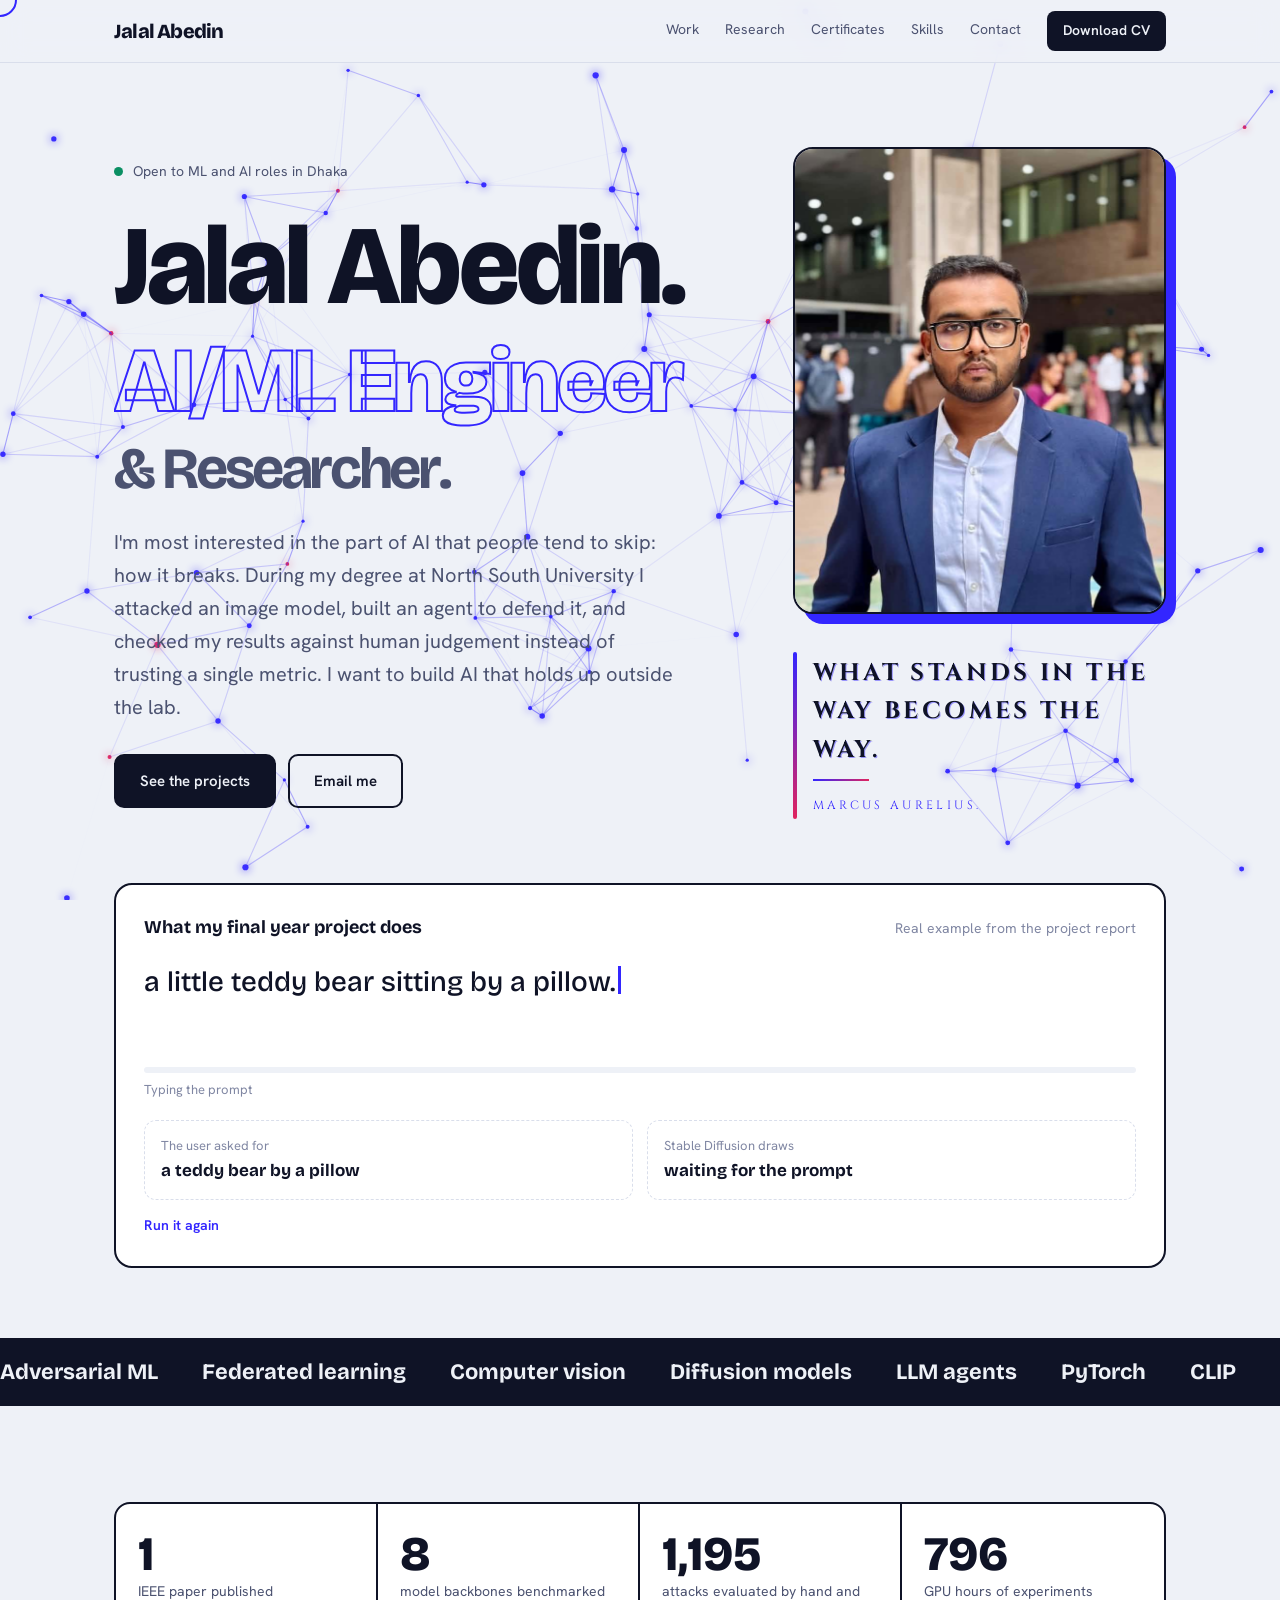
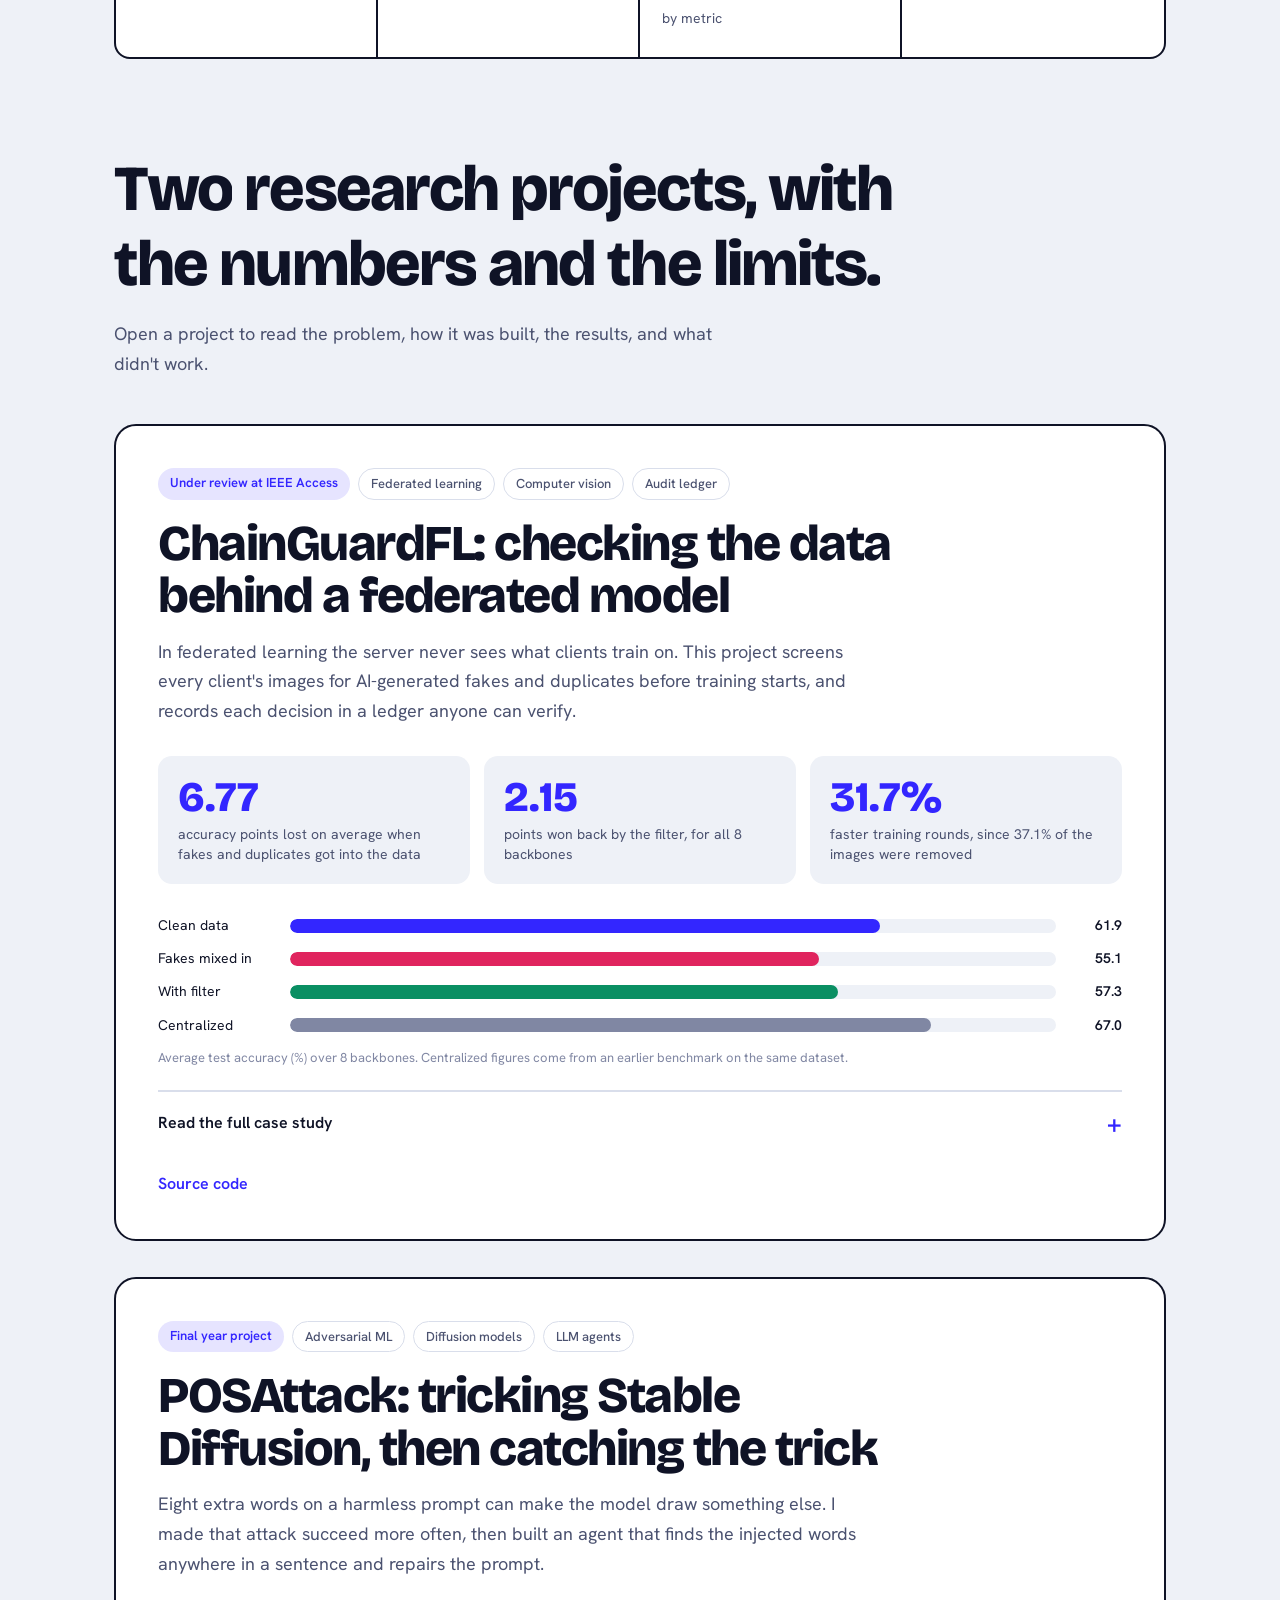
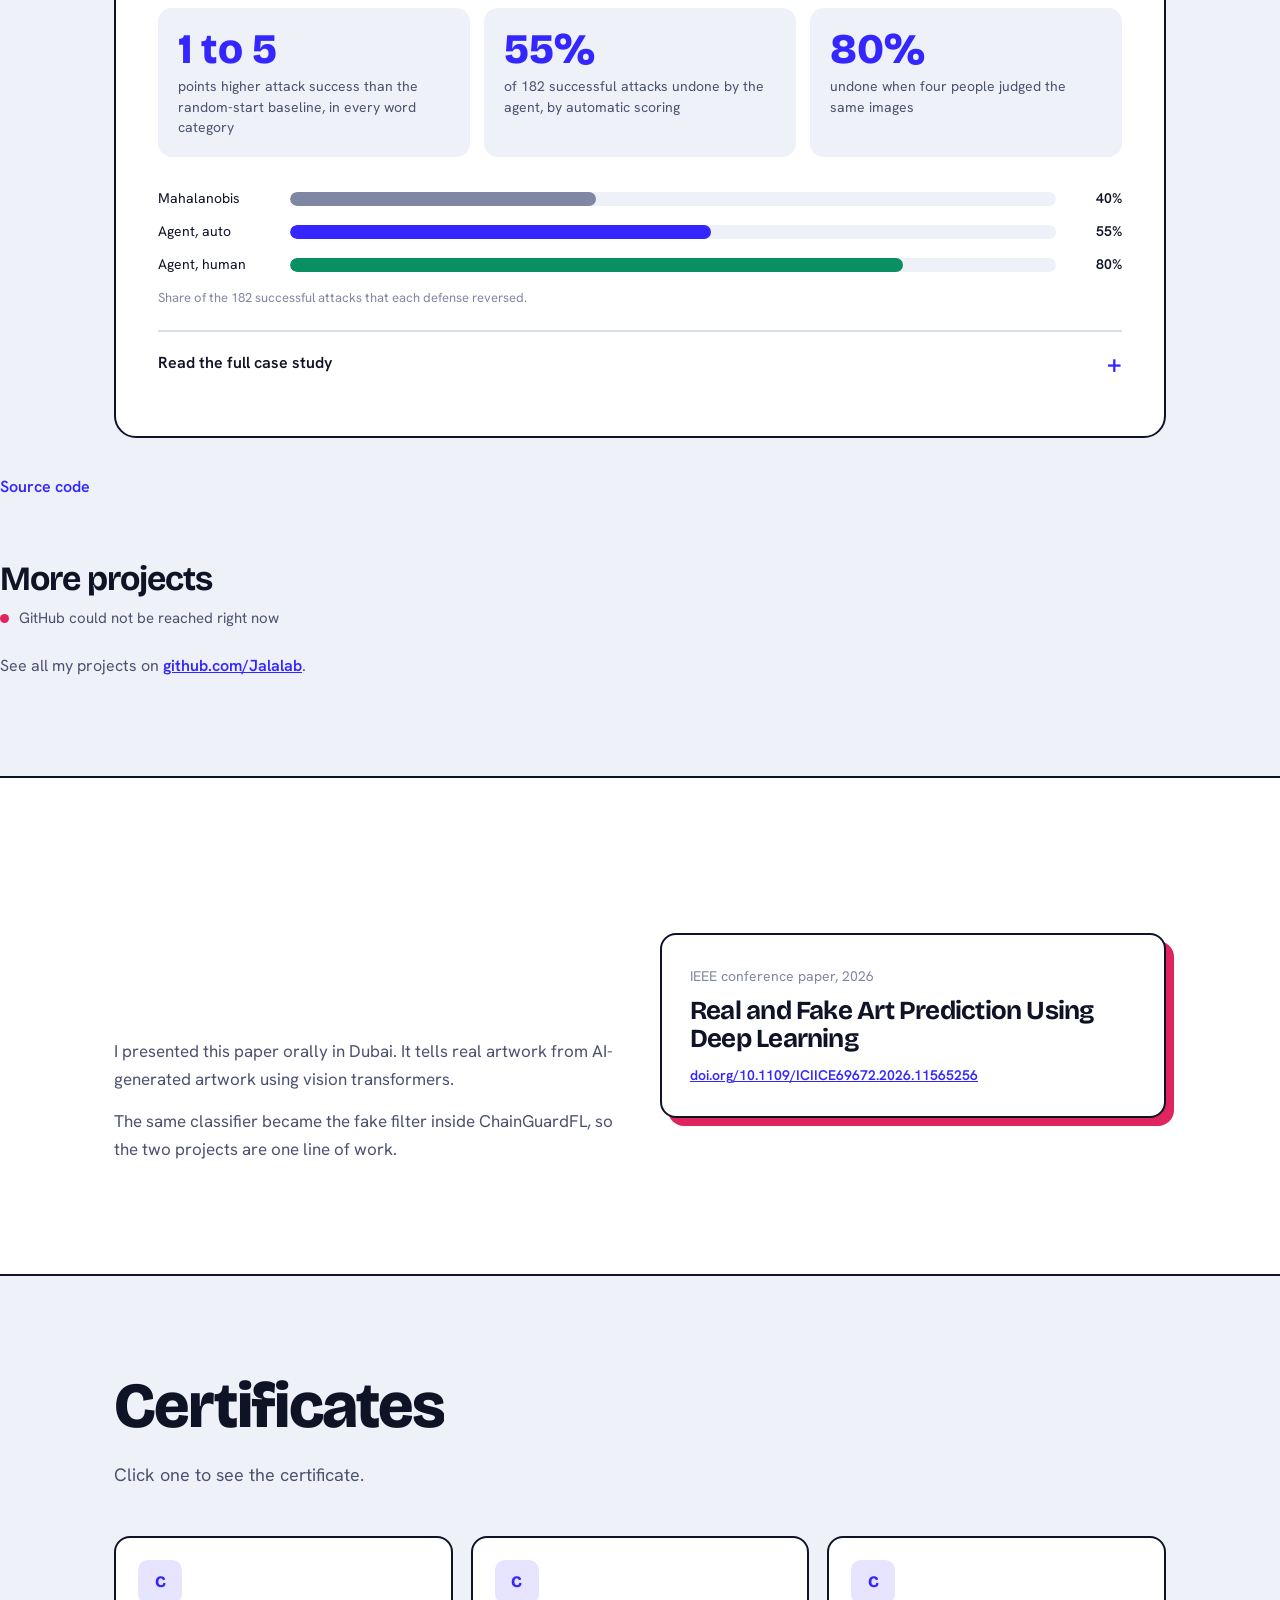
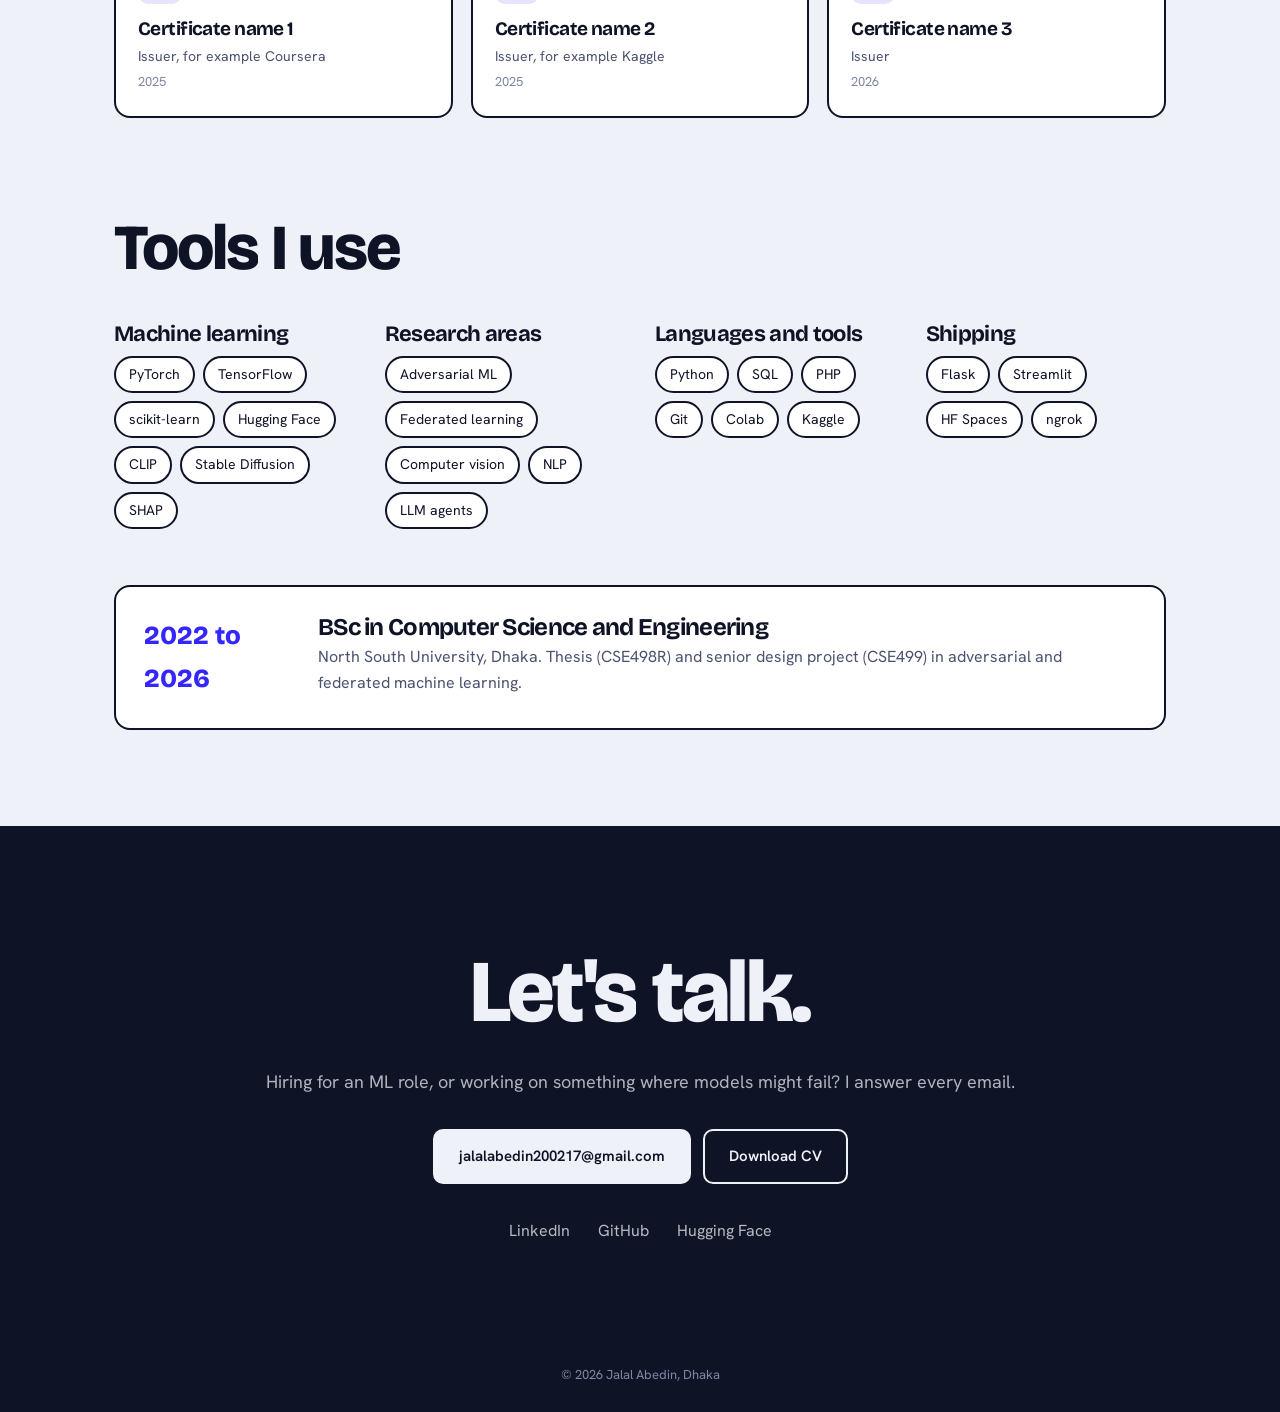
<file: index.html>
<!DOCTYPE html>
<html lang="en">
<head>
<meta charset="UTF-8"/>
<meta name="viewport" content="width=device-width, initial-scale=1"/>
<title>Jalal Abedin, Machine Learning Engineer</title>
<meta name="description" content="Machine learning engineer and researcher in Dhaka. Adversarial ML, federated learning, computer vision. IEEE published."/>
<meta property="og:title" content="Jalal Abedin, Machine Learning Engineer"/>
<meta property="og:description" content="Research on attacking and defending image models. IEEE published."/>
<link rel="preconnect" href="https://fonts.googleapis.com"/><link rel="preconnect" href="https://fonts.gstatic.com" crossorigin/>
<link href="https://fonts.googleapis.com/css2?family=Bricolage+Grotesque:opsz,wght@12..96,500;12..96,700;12..96,800&family=Hanken+Grotesk:wght@400;500;600&display=swap" rel="stylesheet"/>
<link href="https://fonts.googleapis.com/css2?family=Cinzel:wght@500;700&display=swap" rel="stylesheet"/>
<style>
:root{--bg:#eef1f7;--panel:#fff;--ink:#0f1326;--mid:#4b5270;--soft:#8087a3;--line:#d9deeb;--blue:#3326ff;--blue-soft:#e6e4ff;--hot:#e0245e;--good:#0a8f63}
@media(prefers-color-scheme:dark){:root{--bg:#0e1124;--panel:#161a33;--ink:#eef0fb;--mid:#a9aecb;--soft:#6f759a;--line:#262b50;--blue:#8a82ff;--blue-soft:#222654;--hot:#ff5c8a;--good:#43d6a0}}
*{box-sizing:border-box;margin:0;padding:0}
html{scroll-behavior:smooth}
body{font-family:'Hanken Grotesk',system-ui,sans-serif;background:var(--bg);color:var(--ink);line-height:1.65;-webkit-font-smoothing:antialiased}
a{color:inherit}img{max-width:100%;display:block}
:focus-visible{outline:3px solid var(--blue);outline-offset:3px;border-radius:4px}
.wrap{max-width:1100px;margin:0 auto;padding:0 24px}
h1,h2,h3,h4{font-family:'Bricolage Grotesque',sans-serif;line-height:1.05;letter-spacing:-.03em}
#bar{position:fixed;top:0;left:0;height:3px;width:0;background:var(--blue);z-index:99}

header{position:sticky;top:0;z-index:50;background:color-mix(in srgb,var(--bg) 88%,transparent);backdrop-filter:blur(14px);border-bottom:1px solid var(--line)}
header .wrap{display:flex;justify-content:space-between;align-items:center;height:62px}
.logo{font-family:'Bricolage Grotesque';font-weight:800;font-size:20px;text-decoration:none;letter-spacing:-.04em}
nav{display:flex;gap:26px;align-items:center}
nav a{font-size:14px;color:var(--mid);text-decoration:none}nav a:hover{color:var(--ink)}
nav a.cv{background:var(--ink);color:var(--bg);padding:8px 16px;border-radius:8px;font-weight:600}
@media(max-width:760px){nav a:not(.cv){display:none}}

/* HERO */
.hero{padding:84px 0 70px}
.hero-grid{display:grid;grid-template-columns:1.25fr .75fr;gap:56px;align-items:center}
@media(max-width:900px){.hero-grid{grid-template-columns:1fr}}
.status{display:inline-flex;gap:10px;align-items:center;font-size:14px;color:var(--mid);margin-bottom:22px}
.status i{width:9px;height:9px;border-radius:50%;background:var(--good);animation:pulse 2s infinite}
@keyframes pulse{0%{box-shadow:0 0 0 0 color-mix(in srgb,var(--good) 55%,transparent)}100%{box-shadow:0 0 0 12px transparent}}
h1{font-size:clamp(52px,9vw,112px);font-weight:800;margin-bottom:22px}
.intro{font-size:20px;color:var(--mid);max-width:560px;margin-bottom:30px}
.btns{display:flex;gap:12px;flex-wrap:wrap}
.btn{font-weight:600;font-size:15px;padding:13px 24px;border-radius:10px;text-decoration:none;border:2px solid var(--ink);transition:transform .15s,box-shadow .15s}
.btn:hover{transform:translate(-2px,-2px);box-shadow:4px 4px 0 var(--blue)}
.btn.f{background:var(--ink);color:var(--bg)}
.photo{aspect-ratio:4/5;border-radius:20px;overflow:hidden;background:var(--blue-soft);border:2px solid var(--ink);box-shadow:10px 10px 0 var(--blue)}
.photo img{width:100%;height:100%;object-fit:cover}
@media(max-width:900px){.photo{max-width:240px}}

/* THE DEMO */
.demo{margin-top:64px;background:var(--panel);border:2px solid var(--ink);border-radius:18px;padding:28px}
.demo-h{display:flex;justify-content:space-between;gap:16px;flex-wrap:wrap;align-items:baseline;margin-bottom:18px}
.demo-h b{font-family:'Bricolage Grotesque';font-size:18px}
.demo-h span{font-size:14px;color:var(--soft)}
.prompt{font-size:clamp(19px,2.6vw,28px);font-family:'Bricolage Grotesque';font-weight:500;line-height:1.5;min-height:3.2em}
.tok{display:inline-block;color:var(--hot);background:color-mix(in srgb,var(--hot) 12%,transparent);padding:0 8px;border-radius:6px;margin:0 3px;animation:pop .35s both}
@keyframes pop{from{transform:translateY(8px) scale(.9);opacity:0}}
.out{display:grid;grid-template-columns:1fr 1fr;gap:14px;margin-top:20px}
@media(max-width:600px){.out{grid-template-columns:1fr}}
.o{border:1px dashed var(--line);border-radius:12px;padding:14px 16px;font-size:15px;color:var(--mid);transition:.4s}
.o small{display:block;color:var(--soft);font-size:13px}
.o b{color:var(--ink);font-size:17px;font-family:'Bricolage Grotesque'}
.o.lit{border:2px solid var(--hot);background:color-mix(in srgb,var(--hot) 8%,transparent)}
.o.lit b{color:var(--hot)}
.replay{margin-top:16px;background:none;border:none;color:var(--blue);font:600 14px 'Hanken Grotesk';cursor:pointer;padding:0}

/* MARQUEE */
.marq{border-block:2px solid var(--ink);overflow:hidden;background:var(--ink);color:var(--bg);padding:14px 0}
.track{display:flex;gap:44px;width:max-content;animation:slide 32s linear infinite;font-family:'Bricolage Grotesque';font-weight:700;font-size:22px;white-space:nowrap}
.marq:hover .track{animation-play-state:paused}
@keyframes slide{to{transform:translateX(-50%)}}

section{padding:96px 0}
h2{font-size:clamp(36px,5.5vw,64px);font-weight:800;margin-bottom:14px;max-width:820px}
.sub{color:var(--mid);max-width:620px;font-size:18px;margin-bottom:46px}

/* STATS */
.stats{display:grid;grid-template-columns:repeat(4,1fr);gap:0;border:2px solid var(--ink);border-radius:16px;background:var(--panel);overflow:hidden}
@media(max-width:760px){.stats{grid-template-columns:repeat(2,1fr)}}
.st{padding:26px 22px;border-right:2px solid var(--ink)}.st:last-child{border-right:none}
@media(max-width:760px){.st:nth-child(2){border-right:none}.st:nth-child(-n+2){border-bottom:2px solid var(--ink)}}
.st b{display:block;font-family:'Bricolage Grotesque';font-size:48px;font-weight:800;line-height:1}
.st span{font-size:14px;color:var(--mid)}

/* CASES */
.case{background:var(--panel);border:2px solid var(--ink);border-radius:22px;padding:42px;margin-bottom:36px}
@media(max-width:600px){.case{padding:24px}}
.chips{display:flex;gap:8px;flex-wrap:wrap;margin-bottom:18px}
.chip{font-size:13px;font-weight:600;padding:4px 12px;border-radius:99px;background:var(--blue-soft);color:var(--blue)}
.chip.o{background:none;border:1px solid var(--line);color:var(--mid);font-weight:500}
.case h3{font-size:clamp(30px,4.4vw,50px);font-weight:800;margin-bottom:14px;max-width:760px}
.case>p{color:var(--mid);font-size:18px;max-width:700px;margin-bottom:30px}
.nums{display:grid;grid-template-columns:repeat(3,1fr);gap:14px;margin-bottom:30px}
@media(max-width:700px){.nums{grid-template-columns:1fr}}
.n{background:var(--bg);border-radius:14px;padding:20px}
.n b{display:block;font-family:'Bricolage Grotesque';font-size:42px;font-weight:800;color:var(--blue);line-height:1;margin-bottom:6px}
.n span{font-size:14px;color:var(--mid);line-height:1.45;display:block}
.bars{margin:8px 0 6px}
.br{display:grid;grid-template-columns:120px 1fr 54px;gap:12px;align-items:center;margin-bottom:10px;font-size:14px}
.br div{height:14px;background:var(--bg);border-radius:7px;overflow:hidden}
.br i{display:block;height:100%;width:var(--w);border-radius:7px;background:var(--blue);transform:scaleX(0);transform-origin:left;transition:transform 1.1s cubic-bezier(.2,.8,.2,1)}
.go .br i{transform:scaleX(1)}
.br i.bad{background:var(--hot)}.br i.ref{background:var(--soft)}.br i.ok{background:var(--good)}
.br em{font-style:normal;text-align:right;font-weight:600}
details{border-top:2px solid var(--line);margin-top:22px}
summary{cursor:pointer;list-style:none;padding:18px 0;font-weight:600;font-size:16px;display:flex;justify-content:space-between}
summary::-webkit-details-marker{display:none}
summary::after{content:'+';font-size:26px;line-height:1;color:var(--blue);transition:transform .25s}
details[open] summary::after{transform:rotate(45deg)}
.d{display:grid;gap:28px;padding:6px 0 8px;animation:open .4s}
@keyframes open{from{opacity:0;transform:translateY(-8px)}}
.d h5{font-family:'Bricolage Grotesque';font-size:20px;margin-bottom:6px;letter-spacing:-.02em}
.d p,.d li{color:var(--mid);font-size:16px}.d ul{padding-left:20px}.d li{margin-bottom:6px}.d strong{color:var(--ink)}
.tw{overflow-x:auto;border:2px solid var(--line);border-radius:12px}
table{width:100%;border-collapse:collapse;font-size:14px;min-width:480px}
th,td{padding:10px 14px;text-align:right;border-bottom:1px solid var(--line)}
th:first-child,td:first-child{text-align:left}th{color:var(--soft);font-weight:600}
tr:last-child td{border:none;font-weight:700}td.g{color:var(--good);font-weight:600}
.note{border-left:4px solid var(--hot);background:color-mix(in srgb,var(--hot) 8%,transparent);padding:16px 20px;border-radius:0 12px 12px 0;color:var(--mid);font-size:15px}
.note strong{color:var(--ink)}
.lk{margin-top:16px;display:flex;gap:20px;flex-wrap:wrap}
.lk a{font-weight:600;color:var(--blue);text-decoration:none}.lk a:hover{text-decoration:underline}

.pg{display:grid;grid-template-columns:repeat(auto-fit,minmax(240px,1fr));gap:18px}
.pc{background:var(--panel);border:2px solid var(--ink);border-radius:16px;padding:24px;text-decoration:none;display:flex;flex-direction:column;transition:transform .2s,box-shadow .2s}
.pc:hover{transform:translate(-3px,-3px);box-shadow:6px 6px 0 var(--blue)}
.pc h4{font-size:24px;margin:12px 0 8px;font-weight:700}.pc p{color:var(--mid);font-size:15px;flex:1}

/* PAPER */
.paper{display:grid;grid-template-columns:1fr 1fr;gap:40px;align-items:center}
@media(max-width:800px){.paper{grid-template-columns:1fr}}
.paper p{color:var(--mid);margin-bottom:14px;font-size:17px}
.pcard{background:var(--panel);border:2px solid var(--ink);border-radius:16px;padding:28px;box-shadow:8px 8px 0 var(--hot)}
.pcard small{color:var(--soft);font-size:14px}
.pcard h4{font-size:26px;margin:8px 0 10px;font-weight:700}
.pcard a{color:var(--blue);font-weight:600;font-size:14px;word-break:break-all}

/* CERTS */
.certs{display:grid;grid-template-columns:repeat(auto-fill,minmax(250px,1fr));gap:18px}
.cert{background:var(--panel);border:2px solid var(--ink);border-radius:16px;padding:22px;cursor:pointer;text-align:left;font:inherit;color:inherit;transition:transform .2s,box-shadow .2s}
.cert:hover{transform:rotate(-1.2deg) translateY(-4px);box-shadow:6px 6px 0 var(--blue)}
.cert .ic{width:44px;height:44px;border-radius:10px;background:var(--blue-soft);color:var(--blue);display:grid;place-items:center;font-family:'Bricolage Grotesque';font-weight:800;margin-bottom:14px}
.cert h4{font-size:19px;font-weight:700;margin-bottom:4px;line-height:1.2}
.cert p{font-size:14px;color:var(--mid)}
.cert span{font-size:13px;color:var(--soft)}
#modal{position:fixed;inset:0;background:rgba(8,10,25,.75);display:none;place-items:center;z-index:200;padding:20px}
#modal.on{display:grid;animation:fade .25s}
@keyframes fade{from{opacity:0}}
#modal .box{background:var(--panel);border-radius:16px;max-width:820px;width:100%;padding:18px;border:2px solid var(--ink)}
#modal img{border-radius:10px;max-height:70vh;margin:0 auto}
#modal .top{display:flex;justify-content:space-between;align-items:center;margin-bottom:12px;font-weight:600}
#modal button{background:var(--ink);color:var(--bg);border:none;border-radius:8px;padding:7px 14px;font:600 14px 'Hanken Grotesk';cursor:pointer}

/* SKILLS / EDU */
.sk{display:grid;grid-template-columns:repeat(auto-fit,minmax(240px,1fr));gap:30px}
.sk h4{font-size:22px;margin-bottom:10px;font-weight:700}
.sk div div{display:flex;flex-wrap:wrap;gap:8px}
.sk span{font-size:14px;padding:5px 13px;border:2px solid var(--ink);border-radius:99px;background:var(--panel);transition:.15s}
.sk span:hover{background:var(--blue);color:#fff;border-color:var(--blue)}
.edu{margin-top:56px;background:var(--panel);border:2px solid var(--ink);border-radius:16px;padding:28px;display:grid;grid-template-columns:150px 1fr;gap:24px}
@media(max-width:600px){.edu{grid-template-columns:1fr;gap:6px}}
.edu .y{font-family:'Bricolage Grotesque';font-size:26px;font-weight:800;color:var(--blue)}
.edu h4{font-size:24px;margin-bottom:4px}.edu p{color:var(--mid)}

/* CONTACT */
.contact{background:var(--ink);color:var(--bg);text-align:center;padding:120px 0}
.contact h2{margin:0 auto 18px;font-size:clamp(40px,7vw,88px)}
.contact p{color:color-mix(in srgb,var(--bg) 72%,transparent);margin-bottom:32px;font-size:18px}
.contact .btn{border-color:var(--bg);color:var(--bg)}.contact .btn.f{background:var(--bg);color:var(--ink)}
.contact .btn:hover{box-shadow:4px 4px 0 var(--hot)}
.so{display:flex;justify-content:center;gap:28px;margin-top:34px;flex-wrap:wrap}
.so a{color:var(--bg);opacity:.75;text-decoration:none}.so a:hover{opacity:1}
footer{background:var(--ink);color:var(--soft);padding:0 0 26px;text-align:center;font-size:13px}

.rv{opacity:0;transform:translateY(20px);transition:opacity .6s,transform .6s}.rv.in{opacity:1;transform:none}
/* ===== NEW: animations ===== */
.hero{position:relative;overflow:hidden}
#net{position:absolute;inset:0;width:100%;height:100%;z-index:0}
.hero .wrap{position:relative;z-index:2}
h1 .ln{display:block;overflow:hidden;padding:.04em 0 .1em;line-height:1}
h1 .l3{font-size:.52em;color:var(--mid);font-weight:700}
h1 .ch{display:inline-block;animation:chIn .9s cubic-bezier(.2,.8,.2,1) backwards;animation-delay:calc(var(--i)*45ms)}
h1 .l2 .ch{color:transparent;-webkit-text-stroke:2px var(--blue);animation:chIn .9s cubic-bezier(.2,.8,.2,1) backwards,flash 1.8s ease-in-out 1;animation-delay:calc(var(--i)*45ms),calc(1.4s + var(--i)*80ms)}
@keyframes chIn{from{transform:translateY(110%) rotate(6deg);opacity:0}}
@keyframes flash{0%,100%{color:transparent}50%{color:var(--blue)}}
.photo{animation:float 6s ease-in-out infinite}
@keyframes float{50%{transform:translateY(-12px)}}
nav a:not(.cv){background:linear-gradient(var(--blue),var(--blue)) 0 100%/0 2px no-repeat;padding-bottom:3px;transition:background-size .3s,color .2s}
nav a:not(.cv):hover{background-size:100% 2px}
.case{transition:box-shadow .3s,transform .3s}
.case:hover{box-shadow:10px 10px 0 var(--blue)}
#cur{position:fixed;left:0;top:0;width:34px;height:34px;border:2px solid var(--blue);border-radius:50%;pointer-events:none;z-index:300;display:none;transition:width .25s,height .25s,background .25s}
@media(hover:hover) and (pointer:fine){#cur{display:block}}
#cur.big{width:64px;height:64px;background:color-mix(in srgb,var(--blue) 15%,transparent)}
.w{display:inline-block;overflow:hidden;vertical-align:top;padding-bottom:.12em}
.w>span{display:inline-block;transform:translateY(105%);transition:transform .8s cubic-bezier(.2,.8,.2,1);transition-delay:calc(var(--i)*70ms)}
h2.in .w>span{transform:none}
.stag:not(.in)>*{opacity:0}
.stag.in>*{animation:rise .7s cubic-bezier(.2,.8,.2,1) backwards;animation-delay:calc(var(--d,0)*90ms)}
@keyframes rise{from{opacity:0;transform:translateY(30px) scale(.95)}}
.stag>*:nth-child(2){--d:1}.stag>*:nth-child(3){--d:2}.stag>*:nth-child(4){--d:3}.stag>*:nth-child(5){--d:4}.stag>*:nth-child(6){--d:5}.stag>*:nth-child(7){--d:6}.stag>*:nth-child(8){--d:7}
.ghs{display:flex;gap:10px;align-items:center;color:var(--mid);font-size:15px;margin-bottom:22px}
.ghd{width:9px;height:9px;border-radius:50%;background:var(--good);animation:pulse 2s infinite}
.ghd.err{background:var(--hot);animation:none}
.shim{height:190px;border:2px solid var(--line);border-radius:16px;background:linear-gradient(90deg,var(--panel) 25%,var(--bg) 50%,var(--panel) 75%);background-size:300% 100%;animation:shim 1.4s infinite}
@keyframes shim{to{background-position:-300% 0}}
.meta{font-size:13px;color:var(--soft);margin-top:8px}
/* ===== demo loop + ledger ===== */
.caret::after{content:'';display:inline-block;width:3px;height:1em;background:var(--blue);margin-left:3px;vertical-align:-.12em;animation:blink 1s steps(1) infinite}
@keyframes blink{50%{opacity:0}}
.prompt{transition:opacity .5s}.prompt.fade{opacity:0}
.sbar{height:6px;background:var(--bg);border-radius:4px;overflow:hidden;margin-top:16px}
.sbar i{display:block;height:100%;width:0;background:var(--hot);transition:width .3s}
.sl{font-size:13px;color:var(--soft);margin-top:6px;min-height:1.4em}
.o.hit{animation:shake .5s}
@keyframes shake{20%{transform:translateX(-7px)}40%{transform:translateX(7px)}60%{transform:translateX(-4px)}80%{transform:translateX(4px)}}
.chain{display:flex;overflow-x:auto;padding:12px 4px 18px;align-items:stretch}
.blk{flex:0 0 190px;border:2px solid var(--ink);border-radius:12px;padding:12px;background:var(--bg);font-size:13px;color:var(--mid);transition:border-color .3s,background .3s}
.blk b{display:block;font-family:'Bricolage Grotesque';font-size:16px;color:var(--ink);margin-bottom:4px}
.blk .lbl{color:var(--soft);font-size:12px;margin-top:8px}
.blk code{display:block;font-family:ui-monospace,Consolas,monospace;font-size:12px;color:var(--blue);word-break:break-all}
.blk.bad{border-color:var(--hot);background:color-mix(in srgb,var(--hot) 10%,transparent)}
.blk.bad code{color:var(--hot)}
.blk.pulse{animation:bp .7s}
@keyframes bp{40%{transform:translateY(-8px);box-shadow:0 8px 0 var(--blue)}}
.lnk{flex:0 0 28px;align-self:center;height:4px;background:var(--blue);transition:background .3s}
.lnk.bad{background:var(--hot)}
.cstat{font-weight:600;margin:6px 0 14px}
.cb{display:flex;gap:12px;flex-wrap:wrap}
.cb button{background:var(--panel);color:var(--ink);cursor:pointer;font-family:inherit}
/* ===== fix: keep text inside the card ===== */
.d{grid-template-columns:minmax(0,1fr)}
.d>div{min-width:0}
.chain{max-width:100%}
.flow{display:flex;gap:12px;flex-wrap:wrap;margin-top:14px}
.fs{flex:1 1 160px;border:2px solid var(--line);border-radius:12px;padding:14px;font-size:13px;color:var(--mid);line-height:1.5;animation:fstep 8s ease-in-out infinite}
.fs b{display:block;font-family:'Bricolage Grotesque';font-size:17px;color:var(--ink);margin-bottom:4px}
.fs:nth-child(2){animation-delay:2s}.fs:nth-child(3){animation-delay:4s}.fs:nth-child(4){animation-delay:6s}
@keyframes fstep{0%,22%{border-color:var(--blue);background:var(--blue-soft);transform:translateY(-5px)}30%,100%{border-color:var(--line);background:transparent;transform:none}}
/* ===== ML Engineer: endless wave ===== */
h1 .l2 .ch{
  animation:chIn .9s cubic-bezier(.2,.8,.2,1) backwards, wave 5.2s ease-in-out infinite;
  animation-delay:calc(var(--i)*45ms), calc(1.4s + var(--i)*90ms);
}
@keyframes wave{
  0%,100%{color:transparent;transform:translateY(0)}
  12%{color:var(--blue);transform:translateY(-8px)}
  26%{color:transparent;transform:translateY(0)}
}
/* ===== full-page network ===== */
#net{position:fixed;left:0;top:0;width:100vw;height:100vh;z-index:-1;pointer-events:none}
.hero{overflow:visible}
#paper{background:color-mix(in srgb,var(--panel) 72%,transparent)}
/* ===== quote: no box, under the photo ===== */
.side{display:flex;flex-direction:column}
.qt,.qt:hover{border:none;border-radius:0;background:none;box-shadow:none;max-width:none;margin:38px 0 0;padding:2px 0 2px 20px;position:relative}
.qt::before{content:'';position:absolute;left:0;top:0;width:4px;height:100%;background:linear-gradient(var(--blue),var(--hot));border-radius:4px;transform-origin:top;animation:qline 1.2s cubic-bezier(.2,.8,.2,1) .6s backwards}
@keyframes qline{from{transform:scaleY(0)}}
.qt p{text-align:left;color:var(--ink);font-size:clamp(17px,1.7vw,22px);letter-spacing:.06em;line-height:1.45;margin-bottom:10px}
.qt p .lt{text-shadow:none}
@keyframes glint{0%,14%,100%{color:var(--ink);transform:none}7%{color:var(--hot);transform:translateY(-3px) scale(1.1)}}
.qt cite{text-align:left;font-size:12px;letter-spacing:.2em;color:var(--blue)}
/* ===== quote: Roman letters, forced ===== */
.qt p{font-family:'Cinzel','Trajan Pro','Times New Roman',serif !important;font-weight:700 !important;text-transform:uppercase !important;font-style:normal !important;letter-spacing:.14em !important;font-size:clamp(17px,1.9vw,24px) !important;line-height:1.6 !important;color:var(--ink)}
.qt p .lt{font-family:inherit;font-style:normal;text-shadow:1px 1px 0 color-mix(in srgb,var(--blue) 45%,transparent),-1px -1px 0 color-mix(in srgb,#fff 22%,transparent)}
.qt cite{font-family:'Cinzel','Times New Roman',serif !important;font-style:normal !important;text-transform:uppercase !important;letter-spacing:.28em !important;font-size:12px !important;color:var(--blue) !important}
.qt cite::before{content:'';display:block;width:56px;height:2px;margin-bottom:10px;background:linear-gradient(90deg,var(--blue),var(--hot))}
/* ===== view counter, top right ===== */
.views{display:inline-flex;align-items:center;gap:8px;font-size:13px;color:var(--mid);border:2px solid var(--ink);background:var(--panel);padding:5px 12px;border-radius:99px;white-space:nowrap}
.views[hidden]{display:none}
.views i{width:8px;height:8px;border-radius:50%;background:var(--good);animation:pulse 2s infinite}
.views span{font-family:'Bricolage Grotesque';font-weight:800;font-size:15px;color:var(--ink)}
@media(max-width:760px){nav{gap:10px}.views{padding:4px 9px;font-size:12px}}
/* ===== match line 2 width to the name ===== */
h1 .ln{white-space:nowrap}
@media(prefers-reduced-motion:reduce){*{animation:none!important;transition:none!important}.rv{opacity:1;transform:none}.br i{transform:scaleX(1)}html{scroll-behavior:auto}}
</style>
</head>
<body>
<div id="cur"></div>
<canvas id="net"></canvas>
<header><div class="wrap">
  <a class="logo" href="#top">Jalal Abedin</a>
  <nav><a href="#work">Work</a><a href="#paper">Research</a><a href="#certs">Certificates</a><a href="#skills">Skills</a><a href="#contact">Contact</a><a class="cv" href="assets/Jalal_Abedin_CV.pdf" target="_blank" rel="noopener">Download CV</a><div class="views" id="views" hidden><i></i><span id="vn">0</span> views</div></nav>
</div></header>

<main id="top">
<div class="hero"><div class="wrap">
  <div class="hero-grid">
    <div>
      <div class="status"><i></i>Open to ML and AI roles in Dhaka</div>
      <h1 id="hname" aria-label="Jalal Abedin, AI/ML Engineer and Researcher"><span class="ln l1">Jalal Abedin.</span><span class="ln l2">AI/ML Engineer</span><span class="ln l3">&amp; Researcher.</span></h1>
     <p class="intro">I'm most interested in the part of AI that people tend to skip: how it breaks. During my degree at North South University I attacked an image model, built an agent to defend it, and checked my results against human judgement instead of trusting a single metric. I want to build AI that holds up outside the lab.</p>
      
      <div class="btns"><a class="btn f" href="#work">See the projects</a><a class="btn" href="mailto:jalalabedin200217@gmail.com">Email me</a></div>
    </div>
    <div class="side">
      <div class="photo"><img src="photo.jpg" alt="Jalal Abedin" onerror="this.style.display='none'"/></div>
         <blockquote class="qt" aria-label="What stands in the way becomes the way. Marcus Aurelius"><p id="qtext" aria-hidden="true">What stands in the way becomes the way.</p><cite>Marcus Aurelius.</cite></blockquote>
</div>
  </div>

  <div class="demo" aria-label="Demo of an adversarial prompt attack">
    <div class="demo-h"><b>What my final year project does</b><span>Real example from the project report</span></div>
    <div class="prompt" id="prompt" aria-live="polite"></div>
    <div class="sbar"><i id="sb"></i></div><div class="sl" id="sl"></div>
    <div class="out">
      <div class="o" id="o1"><small>The user asked for</small><b>a teddy bear by a pillow</b></div>
      <div class="o" id="o2"><small>Stable Diffusion draws</small><b id="o2t">waiting for the prompt</b></div>
    </div>
    <button class="replay" id="replay">Run it again</button>
  </div>
</div></div>

<div class="marq" aria-hidden="true"><div class="track" id="track"></div></div>

<section style="padding-bottom:0"><div class="wrap">
  <div class="stats rv">
    <div class="st"><b data-n="1">0</b><span>IEEE paper published</span></div>
    <div class="st"><b data-n="8">0</b><span>model backbones benchmarked</span></div>
    <div class="st"><b data-n="1200">0</b><span>attacks evaluated by hand and by metric</span></div>
    <div class="st"><b data-n="800">0</b><span>GPU hours of experiments</span></div>
  </div>
</div></section>

<section id="work"><div class="wrap">
  <h2 class="rv">Two research projects, with the numbers and the limits.</h2>
  <p class="sub rv">Open a project to read the problem, how it was built, the results, and what didn't work.</p>

  <article class="case rv" id="c1">
    <div class="chips"><span class="chip">Under review at IEEE Access</span><span class="chip o">Federated learning</span><span class="chip o">Computer vision</span><span class="chip o">Audit ledger</span></div>
    <h3>ChainGuardFL: checking the data behind a federated model</h3>
    <p>In federated learning the server never sees what clients train on. This project screens every client's images for AI-generated fakes and duplicates before training starts, and records each decision in a ledger anyone can verify.</p>
    <div class="nums">
      <div class="n"><b>6.77</b><span>accuracy points lost on average when fakes and duplicates got into the data</span></div>
      <div class="n"><b>2.15</b><span>points won back by the filter, for all 8 backbones</span></div>
      <div class="n"><b>31.7%</b><span>faster training rounds, since 37.1% of the images were removed</span></div>
    </div>
    <div class="bars">
      <div class="br"><span>Clean data</span><div><i style="--w:77%"></i></div><em>61.9</em></div>
      <div class="br"><span>Fakes mixed in</span><div><i class="bad" style="--w:69%"></i></div><em>55.1</em></div>
      <div class="br"><span>With filter</span><div><i class="ok" style="--w:71.5%"></i></div><em>57.3</em></div>
      <div class="br"><span>Centralized</span><div><i class="ref" style="--w:83.7%"></i></div><em>67.0</em></div>
    </div>
    <p style="font-size:13px;color:var(--soft);margin:0">Average test accuracy (%) over 8 backbones. Centralized figures come from an earlier benchmark on the same dataset.</p>
    <details><summary>Read the full case study</summary><div class="d">
      <div><h5>The problem</h5><p>FedAvg assumes every image a client holds is real. Two things break that. A client's data can contain <strong>AI-generated artwork</strong>, by accident or on purpose. And the <strong>same painting</strong> can arrive through several clients at different sizes or formats, which quietly gives it extra weight. Afterwards, nobody but the server operator can check what was accepted or rejected.</p></div>
      <div><h5>How it works</h5><ul>
        <li><strong>Fake filter.</strong> A DaViT-Base real versus fake classifier scores each training image once, before round 1. Anything scoring above 0.5 is dropped.</li>
        <li><strong>Duplicate registry.</strong> Each image is converted to RGB, resized to 256 by 256 and hashed with SHA-256. The same artwork gives the same hash in any file format, so copies from other clients are rejected.</li>
        <li><strong>Training.</strong> 10 clients with uneven class splits (Dirichlet 0.5), 50 rounds of standard FedAvg on the verified data.</li>
        <li><strong>Ledger.</strong> Every verdict, update hash and global model hash goes into a SHA-256 chain, so editing an old record breaks every later one.</li></ul>
        <p style="margin-top:8px">It adds a step in front of FedAvg and leaves the aggregation rule alone, so the checking cost is paid once instead of every round.</p></div>
      <div><h5>Results for each backbone (test accuracy, %)</h5><div class="tw"><table>
        <thead><tr><th>Backbone</th><th>Clean</th><th>Fakes mixed</th><th>Filtered</th><th>Recovered</th></tr></thead><tbody>
        <tr><td>Inception-ResNet-V2</td><td>54.40</td><td>47.16</td><td>50.88</td><td class="g">+3.72</td></tr>
        <tr><td>ResNet-101</td><td>56.36</td><td>53.23</td><td>54.03</td><td class="g">+0.80</td></tr>
        <tr><td>ViT-B/16</td><td>62.82</td><td>55.77</td><td>56.56</td><td class="g">+0.79</td></tr>
        <tr><td>MaxViT-tiny</td><td>59.69</td><td>55.19</td><td>56.56</td><td class="g">+1.37</td></tr>
        <tr><td>MViTv2-tiny</td><td>65.17</td><td>59.30</td><td>61.64</td><td class="g">+2.34</td></tr>
        <tr><td>FocalNet-tiny</td><td>65.95</td><td>55.58</td><td>58.32</td><td class="g">+2.74</td></tr>
        <tr><td>DaViT-base</td><td>66.54</td><td>56.67</td><td>58.71</td><td class="g">+2.04</td></tr>
        <tr><td>RepViT-m3</td><td>63.99</td><td>57.84</td><td>61.27</td><td class="g">+3.43</td></tr>
        <tr><td>Average</td><td>61.86</td><td>55.09</td><td>57.25</td><td class="g">+2.15</td></tr></tbody></table></div>
        <p style="margin-top:12px">The ordering fakes mixed, then filtered, then clean, then centralized held for every backbone. A model's centralized rank did not predict its federated rank: RepViT-m3 was fourth centrally and second after filtering.</p></div>
      <div><h5>How good is the filter?</h5><p>On 7,575 training images it caught 1,965 of 2,407 fakes (81.6% recall) with 70.0% precision, and wrongly removed 843 real images.</p></div>
      <div class="note"><strong>What the numbers really say.</strong> The filter recovers about a third of the damage. The 9.73 point gap to centralized training is roughly 5.11 from federated training itself and 4.62 from fakes that got through. Part of the speed gain is simply less data.</div>
      <div><h5>Limitations</h5><ul>
        <li>The filter runs once, so a weakness against a new image generator affects the whole run.</li>
        <li>The ledger is a hash chain inside one process. It shows tampering but has no multi-node consensus.</li>
        <li>Only pixel-identical copies are caught, not two photos of the same painting.</li>
        <li>It checks data, not weight updates, so a poisoned update would pass.</li>
        <li>Everything was tested at a single heterogeneity setting.</li></ul></div>
      <div><h5>The audit ledger</h5>
<p>Every integrity decision is written to a SHA-256 hash chain, so the whole training run can be checked afterwards. The chain is implemented in Python with <strong>hashlib</strong> and runs inside the training process. It is not Ethereum, Hyperledger or any public network, and the report says so openly: it proves that records were changed, but it has no independent validator nodes.</p>
<p style="margin-top:10px">Each block stores its index, its payload, and the hash of the block before it. The block hash is <strong>SHA-256(index + payload + previous hash)</strong>. Change any old record and every block after it stops matching.</p>
<div class="chain" id="chain" aria-label="Interactive hash chain"></div>
<p class="cstat" id="cstat"></p>
<div class="cb"><button class="btn" id="tamper">Tamper with block 2</button><button class="btn" id="fix">Restore the chain</button></div>
<p style="font-size:13px;color:var(--soft);margin-top:10px">The records above are illustrative. The hashing is real and runs in your browser.</p></div>
<div><h5>What gets recorded</h5><ul>
<li><strong>Filter verdicts:</strong> client, image pixel hash, DaViT score, kept or removed.</li>
<li><strong>Duplicate registry:</strong> each registration, and each rejection with the original owner and timestamp.</li>
<li><strong>Training:</strong> a hash of every client's weight update, and a hash of each global model.</li>
<li><strong>Final certificate:</strong> written once all 50 rounds are done.</li></ul></div>
<div><h5>Where it connects to the pipeline</h5><p>The ledger is written to at both stages. Before round 1, the filter and the registry log every verdict. Then in each round, every client update is hashed and logged before it reaches the server, and the new global model is hashed and logged after FedAvg. A live dashboard shows the latest block hash, the block count and whether the chain is valid.</p></div>
    </div></details>
    <div class="lk"><a href="https://github.com/Jalalab/[CHAINGUARDFL-REPO]" target="_blank" rel="noopener">Source code</a></div>
  </article>

  <article class="case rv" id="c2">
    <div class="chips"><span class="chip">Final year project</span><span class="chip o">Adversarial ML</span><span class="chip o">Diffusion models</span><span class="chip o">LLM agents</span></div>
    <h3>POSAttack: tricking Stable Diffusion, then catching the trick</h3>
    <p>Eight extra words on a harmless prompt can make the model draw something else. I made that attack succeed more often, then built an agent that finds the injected words anywhere in a sentence and repairs the prompt.</p>
    <div class="nums">
      <div class="n"><b>1 to 5</b><span>points higher attack success than the random-start baseline, in every word category</span></div>
      <div class="n"><b>55%</b><span>of 182 successful attacks undone by the agent, by automatic scoring</span></div>
      <div class="n"><b>80%</b><span>undone when four people judged the same images</span></div>
    </div>
    <div class="bars">
      <div class="br"><span>Mahalanobis</span><div><i class="ref" style="--w:40%"></i></div><em>40%</em></div>
      <div class="br"><span>Agent, auto</span><div><i style="--w:55%"></i></div><em>55%</em></div>
      <div class="br"><span>Agent, human</span><div><i class="ok" style="--w:80%"></i></div><em>80%</em></div>
    </div>
    <p style="font-size:13px;color:var(--soft);margin:0">Share of the 182 successful attacks that each defense reversed.</p>
    <details><summary>Read the full case study</summary><div class="d">
      <div><h5>The problem</h5><p>Add a short run of odd tokens to "a little teddy bear sitting by a pillow" and the model draws the bear by a window. The sentence still reads the same, but its embedding has moved. Earlier work found nouns easy to attack and adverbs hard, yet started every search from random tokens and tested no defense.</p></div>
      <div><h5>The attack</h5><ul>
        <li><strong>Warm start.</strong> I searched about 49,000 CLIP tokens for the ones nearest the target word, dropped junk fragments, and ranked each by how far it pulls the sentence toward the target.</li>
        <li><strong>Crossover and mutation.</strong> The three best tokens are recombined into a ten-token starting suffix.</li>
        <li><strong>GCG search.</strong> The standard optimizer then runs 100 steps, five times per prompt, and each run is judged on seven images. Only the starting point changed.</li></ul></div>
      <div><h5>Attack success rate, 600 prompt pairs per setting</h5><div class="tw"><table>
        <thead><tr><th>Word type</th><th>Baseline</th><th>Mine</th><th>Baseline, restricted</th><th>Mine, restricted</th></tr></thead><tbody>
        <tr><td>Noun</td><td>0.65</td><td class="g">0.69</td><td>0.51</td><td class="g">0.53</td></tr>
        <tr><td>Proper noun</td><td>0.40</td><td class="g">0.45</td><td>0.31</td><td class="g">0.33</td></tr>
        <tr><td>Adjective</td><td>0.29</td><td class="g">0.30</td><td>0.24</td><td class="g">0.25</td></tr>
        <tr><td>Verb</td><td>0.15</td><td class="g">0.16</td><td>0.12</td><td class="g">0.13</td></tr>
        <tr><td>Numeral</td><td>0.13</td><td class="g">0.15</td><td>0.11</td><td class="g">0.13</td></tr>
        <tr><td>Adverb</td><td>0.03</td><td class="g">0.07</td><td>0.01</td><td class="g">0.06</td></tr></tbody></table></div></div>
      <div><h5>Why some words resist</h5><ul>
        <li>Attention maps showed that only two or three suffix tokens do the work. For the target "gun", they were "revolver" and "scope".</li>
        <li>With no attack at all, Stable Diffusion loses count past three and barely reacts to adverbs, so there is little signal to push on.</li></ul></div>
      <div><h5>The defense</h5><ul>
        <li><strong>Perplexity filter.</strong> Weak, because many suffixes still read as plausible English.</li>
        <li><strong>Mahalanobis filter.</strong> Reversed 40% (72 of 182), but gives one score and no location.</li>
        <li><strong>CLIP-ReAct agent.</strong> A Llama-3.3-70B agent scans the sentence with a sliding CLIP anomaly tool, points at the injected span wherever it sits, and rewrites the prompt five different ways. It reversed 100 of 182 by automatic scoring.</li></ul></div>
      <div class="note"><strong>The automatic score was too harsh.</strong> Four human evaluators marked about 80% as defended (145.5 of 182) and agreed with CLIP only 68.4% of the time. For nouns, reviewers also preferred the baseline's images even though my method scored higher, so a higher score doesn't always mean a better picture.</div>
      <div><h5>The tool around it</h5><p>One attack takes about 40 minutes, so I built a Flask app with a live attack log, all three defenses and a results dashboard, plus an annotation tool for judging 1,200 images by hand.</p></div>
      <div><h5>Limitations</h5><ul>
        <li>Only Stable Diffusion v1.5 was tested.</li>
        <li>CLIP judges both the attack and the defense.</li>
        <li>The defenses were tested only against this one attack.</li>
        <li>The agent relies on a hosted model (Groq), which affects reproducibility.</li></ul></div>
      <div><h5>My part: the CLIP-ReAct defense agent</h5>
<p>I built the agent-based defense. It uses Llama-3.3-70B through the Groq API, and it was designed to fix a weakness in the two simpler filters: they give one score for the whole sentence and cannot say which words are the attack. My agent finds the injected words, wherever they are, and repairs the prompt.</p>
<div class="flow" aria-label="CLIP-ReAct defense steps">
<div class="fs"><b>Scan</b><span>A tool slides a window of 1 to 4 words over the whole sentence and gives each span a CLIP anomaly score.</span></div>
<div class="fs"><b>Decide</b><span>The agent reads the top 15 spans and points at the injected one. It may call the tool twice at most.</span></div>
<div class="fs"><b>Repair</b><span>Five fixes run on the flagged span: fuzzy removal, grammar repair, paraphrase, best cut by perplexity, plain rewrite.</span></div>
<div class="fs"><b>Check</b><span>Stable Diffusion draws 7 images per fix. If 4 match the original idea, the attack counts as defended.</span></div>
</div></div>
<div><h5>How I built it</h5><ul>
<li><strong>Anomaly score.</strong> One minus the CLIP similarity between a span and the rest of the sentence. A high score means the span doesn't belong.</li>
<li><strong>Calibration.</strong> I took real injected spans by comparing each prompt with its attacked version word by word, and clean spans from random windows of normal prompts. Then I searched every threshold for the best F1 score and fixed it at 0.6204.</li>
<li><strong>ReAct loop.</strong> The agent follows a Thought, Action, Observation cycle. It combines the score with its own reading of the sentence, because a rare but harmless word can also score high.</li>
<li><strong>Safe failures.</strong> If the model's answer can't be read or the loop runs out, the sentence is treated as clean, so a bad response never stops the evaluation.</li>
<li><strong>Five repair strategies.</strong> Three use the LLM and two don't. If an LLM call fails, that run falls back to fuzzy removal.</li></ul></div>
<div><h5>What it achieved</h5><p>Of 182 successful attacks, the agent reversed 100 by automatic scoring (55%), against 40% for the Mahalanobis filter. It worked best on proper nouns (67%), adjectives (60%) and nouns (59%), and worst on adverbs, where it reversed none of the 7. Human reviewers later judged about 80% defended, which showed the automatic score was too strict.</p></div></div>
<div><h5>What I built and measured</h5><ul>
<li><strong>Perplexity filter.</strong> Threshold set at the 95th percentile of 600 clean prompts (283.46), plus a character-swap step based on SmoothLLM.</li>
<li><strong>Mahalanobis filter.</strong> Sentence-BERT embeddings with a Ledoit-Wolf covariance fitted on about 120 unique clean prompts. It reversed 40% of the attacks.</li>
<li><strong>CLIP-ReAct agent.</strong> The anomaly threshold (0.6204) was tuned for the best F1 score on real injected spans against clean ones. It reversed 55% by automatic scoring.</li>
<li><strong>Human evaluation.</strong> Four evaluators reviewed the defense results. They judged about 80% defended, which showed that the automatic score undercounts.</li></ul></div>
    </div></details>
    <div class="lk"><a href="https://github.com/Jalalab/[POSATTACK-REPO]" target="_blank" rel="noopener">Source code</a></div>
  </article>

  <h3 class="rv" style="font-size:34px;margin:60px 0 10px">More projects</h3>
  <div class="ghs rv"><i class="ghd" id="ghdot"></i><span id="ghtxt">Loading from GitHub</span></div>
  <div class="pg rv" id="ghgrid"><div class="shim"></div><div class="shim"></div><div class="shim"></div></div>
  <button class="btn" id="ghmore" style="display:none;margin-top:26px">Show more projects</button>
</div></section>

<section id="paper" style="background:var(--panel);border-block:2px solid var(--ink)"><div class="wrap">
  <div class="paper">
    <div class="rv">
      <h2>Published at IEEE ICIICE 2026</h2>
      <p>I presented this paper orally in Dubai. It tells real artwork from AI-generated artwork using vision transformers.</p>
      <p>The same classifier became the fake filter inside ChainGuardFL, so the two projects are one line of work.</p>
    </div>
    <div class="pcard rv"><small>IEEE conference paper, 2026</small><h4>Real and Fake Art Prediction Using Deep Learning</h4><a href="https://doi.org/10.1109/ICIICE69672.2026.11565256" target="_blank" rel="noopener">doi.org/10.1109/ICIICE69672.2026.11565256</a></div>
  </div>
</div></section>

<section id="certs"><div class="wrap">
  <h2 class="rv">Certificates</h2>
  <p class="sub rv">Click one to see the certificate.</p>
  <div class="certs rv" id="certGrid"></div>
</div></section>

<section id="skills" style="padding-top:0"><div class="wrap">
  <h2 class="rv">Tools I use</h2>
  <div class="sk rv" style="margin-top:34px">
    <div><h4>Machine learning</h4><div><span>PyTorch</span><span>TensorFlow</span><span>scikit-learn</span><span>Hugging Face</span><span>CLIP</span><span>Stable Diffusion</span><span>SHAP</span></div></div>
    <div><h4>Research areas</h4><div><span>Adversarial ML</span><span>Federated learning</span><span>Computer vision</span><span>NLP</span><span>LLM agents</span></div></div>
    <div><h4>Languages and tools</h4><div><span>Python</span><span>SQL</span><span>PHP</span><span>Git</span><span>Colab</span><span>Kaggle</span></div></div>
    <div><h4>Shipping</h4><div><span>Flask</span><span>Streamlit</span><span>HF Spaces</span><span>ngrok</span></div></div>
  </div>
  <div class="edu rv"><div class="y">2022 to 2026</div><div><h4>BSc in Computer Science and Engineering</h4><p>North South University, Dhaka. Thesis (CSE498R) and senior design project (CSE499) in adversarial and federated machine learning.</p></div></div>
</div></section>

<section class="contact" id="contact"><div class="wrap">
  <h2 class="rv">Let's talk.</h2>
  <p class="rv">Hiring for an ML role, or working on something where models might fail? I answer every email.</p>
  <div class="btns rv" style="justify-content:center"><a class="btn f" href="mailto:jalalabedin200217@gmail.com">jalalabedin200217@gmail.com</a><a class="btn" href="assets/Jalal-Abedin-CV.pdf" target="_blank" rel="noopener">Download CV</a></div>
  <div class="so rv"><a href="https://linkedin.com/in/jalal-abedin" target="_blank" rel="noopener">LinkedIn</a><a href="https://github.com/Jalalab" target="_blank" rel="noopener">GitHub</a><a href="https://huggingface.co/pial17" target="_blank" rel="noopener">Hugging Face</a></div>
</div></section>
</main>
<footer>© 2026 Jalal Abedin, Dhaka</footer>

<div id="modal" role="dialog" aria-modal="true"><div class="box"><div class="top"><span id="mt"></span><button id="mc">Close</button></div><img id="mi" alt=""/></div></div>

<script>
/* ===== EDIT YOUR CERTIFICATES HERE =====
   title, issuer, year, image (optional: path like "assets/certs/python.png"), link (optional)
   Delete the sample lines and add your real ones. */
const CERTS=[
  {title:"Certificate name 1",issuer:"Issuer, for example Coursera",year:"2025",image:"",link:""},
  {title:"Certificate name 2",issuer:"Issuer, for example Kaggle",year:"2025",image:"",link:""},
  {title:"Certificate name 3",issuer:"Issuer",year:"2026",image:"",link:""}
];

/* hero demo, loops forever */
const P="a little teddy bear sitting by a pillow.";
const T=["unanimously","window","expands","magical","spiegel","merrihov","sback","classroom"];
const pr=document.getElementById('prompt'),o2=document.getElementById('o2'),o2t=document.getElementById('o2t'),sb=document.getElementById('sb'),sl=document.getElementById('sl');
let run=0;
const wait=ms=>new Promise(r=>setTimeout(r,ms));
async function demo(){
  const id=++run;
  while(id===run){
    pr.classList.remove('fade');pr.classList.add('caret');pr.textContent='';
    o2.classList.remove('lit','hit');o2t.textContent='waiting for the prompt';
    sb.style.width='0';sl.textContent='Typing the prompt';
    for(const c of P){if(id!==run)return;pr.append(c);await wait(30)}
    await wait(500);if(id!==run)return;
    o2t.textContent='a teddy bear by a pillow';sl.textContent='Clean prompt: the model draws what was asked';
    await wait(900);
    for(let k=0;k<T.length;k++){
      if(id!==run)return;
      const s=document.createElement('span');s.className='tok';s.textContent=T[k];pr.append(' ',s);
      sb.style.width=Math.round((k+1)/T.length*100)+'%';
      sl.textContent='Adding adversarial token '+(k+1)+' of '+T.length;
      await wait(320);
    }
    await wait(400);if(id!==run)return;
    o2.classList.add('lit','hit');o2t.textContent='a teddy bear by a window';
    sl.textContent='Attack succeeded: the model draws the wrong scene';
    await wait(3600);if(id!==run)return;
    pr.classList.add('fade');await wait(600);
  }
}
document.getElementById('replay').onclick=demo;
if(matchMedia('(prefers-reduced-motion:reduce)').matches){pr.textContent=P+' '+T.join(' ');o2.classList.add('lit');o2t.textContent='a teddy bear by a window';sb.style.width='100%';sl.textContent='Attack succeeded'}else demo();
/* marquee */
const words=["Adversarial ML","Federated learning","Computer vision","Diffusion models","LLM agents","PyTorch","CLIP","Vision transformers","IEEE published"];
document.getElementById('track').innerHTML=[...words,...words,...words,...words].map(w=>`<span>${w}</span>`).join("");

/* certificates */
const grid=document.getElementById('certGrid');
grid.innerHTML=CERTS.map((c,i)=>`<button class="cert" data-i="${i}"><div class="ic">${c.title.trim()[0]||"C"}</div><h4>${c.title}</h4><p>${c.issuer}</p><span>${c.year}</span></button>`).join("");
const modal=document.getElementById('modal');
grid.addEventListener('click',e=>{const b=e.target.closest('.cert');if(!b)return;const c=CERTS[b.dataset.i];
  if(c.image){document.getElementById('mt').textContent=c.title;const im=document.getElementById('mi');im.src=c.image;im.alt=c.title;modal.classList.add('on')}
  else if(c.link){window.open(c.link,'_blank','noopener')}});
document.getElementById('mc').onclick=()=>modal.classList.remove('on');
modal.onclick=e=>{if(e.target===modal)modal.classList.remove('on')};
addEventListener('keydown',e=>{if(e.key==='Escape')modal.classList.remove('on')});

/* progress, reveal, counters, bars */
const bar=document.getElementById('bar');
addEventListener('scroll',()=>{const h=document.body.scrollHeight-innerHeight;bar.style.width=(h>0?scrollY/h*100:0)+'%'});
const io=new IntersectionObserver(es=>es.forEach(e=>{if(e.isIntersecting){e.target.classList.add('in','go');io.unobserve(e.target)}}),{threshold:.12});
document.querySelectorAll('.rv').forEach(el=>io.observe(el));
const co=new IntersectionObserver(es=>es.forEach(e=>{if(!e.isIntersecting)return;const el=e.target,end=+el.dataset.n,t0=performance.now();
  (function f(t){const p=Math.min((t-t0)/1300,1);el.textContent=Math.round(end*(1-Math.pow(1-p,3))).toLocaleString();if(p<1)requestAnimationFrame(f)})(t0);co.unobserve(el)}),{threshold:.6});
document.querySelectorAll('[data-n]').forEach(el=>co.observe(el));
/* ===== NEW: all extra animations + GitHub sync ===== */
const RM=matchMedia('(prefers-reduced-motion:reduce)').matches;
const FINE=matchMedia('(hover:hover) and (pointer:fine)').matches;

/* Edit these two lists */
const GH='Jalalab';
const HIDDEN=['jalalab','jalalab.github.io'];   // repos you do NOT want shown (lowercase names)
const FEATURED=[];                               // repos to put first, e.g. ['xraymind']

/* 1. heading: split into letters */
document.querySelectorAll('#hname .ln').forEach((ln,li)=>{
  const t=ln.textContent;ln.textContent='';
  [...t].forEach((c,i)=>{const s=document.createElement('span');s.className='ch';s.setAttribute('aria-hidden','true');s.style.setProperty('--i',i+li*6);s.textContent=c===' '?'\u00a0':c;ln.append(s)});
});

/* 2. section headings: word by word */
document.querySelectorAll('h2').forEach(h=>{
  h.innerHTML=h.textContent.trim().split(' ').map((w,i)=>`<span class="w"><span style="--i:${i}">${w}</span></span>`).join(' ');
});

/* 3. grids appear one after another */
document.querySelectorAll('.pg,.certs,.sk,.stats,.nums').forEach(g=>{g.classList.add('stag');io.observe(g)});

/* 4. network of dots, whole page, bright */
(()=>{
  const cv=document.getElementById('net');if(!cv||RM)return;
  const x=cv.getContext('2d');let W,H,pts=[],m={x:-999,y:-999};
  const col=()=>getComputedStyle(document.documentElement).getPropertyValue('--blue').trim();
  const hot=()=>getComputedStyle(document.documentElement).getPropertyValue('--hot').trim();
  function size(){const d=Math.min(devicePixelRatio||1,2);W=innerWidth;H=innerHeight;cv.width=W*d;cv.height=H*d;x.setTransform(d,0,0,d,0,0);
    pts=Array.from({length:Math.min(130,Math.floor(W*H/11000))},()=>({x:Math.random()*W,y:Math.random()*H,vx:(Math.random()-.5)*.55,vy:(Math.random()-.5)*.55,r:Math.random()*1.6+1.6,h:Math.random()<.12}))}
  size();addEventListener('resize',size);
  addEventListener('mousemove',e=>{m.x=e.clientX;m.y=e.clientY});
  addEventListener('mouseout',()=>{m.x=m.y=-999});
  (function loop(){requestAnimationFrame(loop);x.clearRect(0,0,W,H);const c=col(),h=hot();
    for(const p of pts){p.x+=p.vx;p.y+=p.vy;if(p.x<0||p.x>W)p.vx*=-1;if(p.y<0||p.y>H)p.vy*=-1;
      const dx=p.x-m.x,dy=p.y-m.y,d=Math.hypot(dx,dy);if(d>0&&d<110){p.x+=dx/d*1.8;p.y+=dy/d*1.8}
      x.globalAlpha=.95;x.fillStyle=p.h?h:c;x.shadowColor=p.h?h:c;x.shadowBlur=8;
      x.beginPath();x.arc(p.x,p.y,p.r,0,6.283);x.fill()}
    x.shadowBlur=0;
    for(let i=0;i<pts.length;i++){
      for(let j=i+1;j<pts.length;j++){const d=Math.hypot(pts[i].x-pts[j].x,pts[i].y-pts[j].y);
        if(d<150){x.globalAlpha=.55*(1-d/150);x.strokeStyle=c;x.lineWidth=1.1;x.beginPath();x.moveTo(pts[i].x,pts[i].y);x.lineTo(pts[j].x,pts[j].y);x.stroke()}}
      const dm=Math.hypot(pts[i].x-m.x,pts[i].y-m.y);
      if(dm<190){x.globalAlpha=.8*(1-dm/190);x.strokeStyle=h;x.lineWidth=1.3;x.beginPath();x.moveTo(pts[i].x,pts[i].y);x.lineTo(m.x,m.y);x.stroke()}}
    x.globalAlpha=1})();
})();
/* 5. cursor ring, 3D tilt, magnetic buttons (mouse devices only) */
if(FINE&&!RM){
  const ring=document.getElementById('cur');let cx=0,cy=0,tx=0,ty=0,tiltEl=null,btnEl=null;
  (function f(){cx+=(tx-cx)*.18;cy+=(ty-cy)*.18;ring.style.transform=`translate(${cx}px,${cy}px) translate(-50%,-50%)`;requestAnimationFrame(f)})();
  addEventListener('mousemove',e=>{
    tx=e.clientX;ty=e.clientY;
    ring.classList.toggle('big',!!e.target.closest('a,button,summary,.cert'));
    const c=e.target.closest('.pc,.cert');
    if(tiltEl&&tiltEl!==c){tiltEl.style.transform='';tiltEl=null}
    if(c){tiltEl=c;const r=c.getBoundingClientRect(),px=(e.clientX-r.left)/r.width-.5,py=(e.clientY-r.top)/r.height-.5;
      c.style.transform=`perspective(700px) rotateX(${-py*10}deg) rotateY(${px*10}deg) translateY(-4px)`}
    const b=e.target.closest('.btn');
    if(btnEl&&btnEl!==b){btnEl.style.transform='';btnEl=null}
    if(b){btnEl=b;const r=b.getBoundingClientRect();b.style.transform=`translate(${(e.clientX-r.left-r.width/2)*.2}px,${(e.clientY-r.top-r.height/2)*.3}px)`}
  });
  document.addEventListener('mouseleave',()=>{if(tiltEl)tiltEl.style.transform='';if(btnEl)btnEl.style.transform=''});
}

/* 6. GitHub auto-sync */
const esc=s=>String(s||'').replace(/[&<>"']/g,c=>({'&':'&amp;','<':'&lt;','>':'&gt;','"':'&quot;',"'":'&#39;'}[c]));
const nice=n=>n.replace(/[-_]/g,' ').replace(/\b\w/g,c=>c.toUpperCase());
const ghGrid=document.getElementById('ghgrid'),ghDot=document.getElementById('ghdot'),ghTxt=document.getElementById('ghtxt'),ghMore=document.getElementById('ghmore');
let repos=[],shown=6;
function drawRepos(){
  ghGrid.innerHTML=repos.slice(0,shown).map(r=>`<div class="pc"><span class="chip o" style="align-self:flex-start">${esc(r.language||'Project')}</span><h4>${esc(nice(r.name))}</h4><p>${esc(r.description||'Description coming soon.')}</p><div class="meta">${r.stargazers_count?'Stars: '+r.stargazers_count+'. ':''}Updated ${new Date(r.pushed_at).toLocaleDateString('en',{month:'short',year:'numeric'})}</div><div class="lk"><a href="${esc(r.html_url)}" target="_blank" rel="noopener">Source code</a>${r.homepage?`<a href="${esc(r.homepage)}" target="_blank" rel="noopener">Live demo</a>`:''}</div></div>`).join('');
  ghMore.style.display=repos.length>shown?'inline-block':'none';
}
ghMore.onclick=()=>{shown+=6;drawRepos()};
(async()=>{
  try{
    let data,c=null;try{c=JSON.parse(localStorage.getItem('ghc')||'null')}catch(e){}
    if(c&&Date.now()-c.t<6e5)data=c.d;
    else{const res=await fetch(`https://api.github.com/users/${GH}/repos?per_page=100&sort=pushed`);if(!res.ok)throw 0;data=await res.json();try{localStorage.setItem('ghc',JSON.stringify({t:Date.now(),d:data}))}catch(e){}}
    repos=data.filter(r=>!r.fork&&!r.archived&&!HIDDEN.includes(r.name.toLowerCase()))
      .sort((a,b)=>(FEATURED.includes(b.name)-FEATURED.includes(a.name))||new Date(b.pushed_at)-new Date(a.pushed_at));
    ghTxt.textContent=`${repos.length} repositories, synced live from GitHub`;
    repos.length?drawRepos():ghGrid.innerHTML='<p style="color:var(--mid)">No public repositories yet.</p>';
  }catch(e){
    ghDot.classList.add('err');ghTxt.textContent='GitHub could not be reached right now';
    ghGrid.innerHTML=`<p style="color:var(--mid)">See all my projects on <a href="https://github.com/${GH}" style="color:var(--blue);font-weight:600">github.com/${GH}</a>.</p>`;
  }
})();
/* ===== live hash chain ===== */
(async()=>{
  const host=document.getElementById('chain');if(!host||!window.crypto||!crypto.subtle)return;
  const rec=['filter | client 3 | image 4f1a | score 0.83 | removed','registry | client 5 | image 9c2e | duplicate of client 1 | rejected','update | round 1 | client 2 | weights hash 71be','global model | round 1 | hash d03a','certificate | 50 rounds complete'];
  let data=[...rec];
  const sha=async s=>[...new Uint8Array(await crypto.subtle.digest('SHA-256',new TextEncoder().encode(s)))].map(b=>b.toString(16).padStart(2,'0')).join('');
  async function build(d){const out=[];let p='0'.repeat(64);for(let i=0;i<d.length;i++){p=await sha(i+'|'+d[i]+'|'+p);out.push(p)}return out}
  const stored=await build(rec),stat=document.getElementById('cstat');
  async function draw(){
    const now=await build(data);let bad=-1;
    host.innerHTML=data.map((d,i)=>{const ok=now[i]===stored[i];if(!ok&&bad<0)bad=i;
      return (i?`<div class="lnk${ok?'':' bad'}"></div>`:'')+`<div class="blk${ok?'':' bad'}" id="b${i}"><b>Block ${i+1}</b><span>${d}</span><div class="lbl">hash</div><code>${now[i].slice(0,14)}</code></div>`}).join('');
    stat.textContent=bad<0?'Chain valid: all 5 blocks verify.':'Chain broken from block '+(bad+1)+': '+(5-bad)+' of 5 blocks fail verification.';
    stat.style.color=bad<0?'var(--good)':'var(--hot)';
  }
  let k=0,vis=false;
  new IntersectionObserver(e=>vis=e[0].isIntersecting).observe(host);
  setInterval(()=>{if(!vis||RM)return;const b=document.getElementById('b'+(k++%data.length));if(b){b.classList.remove('pulse');void b.offsetWidth;b.classList.add('pulse')}},900);
  document.getElementById('tamper').onclick=()=>{data[1]=rec[1].replace('rejected','accepted');draw()};
  document.getElementById('fix').onclick=()=>{data=[...rec];draw()};
  draw();
})();
  /* ===== Roman quote: letter by letter ===== */
(()=>{
  const p=document.getElementById('qtext');if(!p)return;
  let n=0;
  p.innerHTML=p.textContent.trim().split(' ').map(w=>`<span class="wd">${[...w].map(c=>`<span class="lt" style="--i:${n++}">${c}</span>`).join('')}</span>`).join(' ');
})();
  /* ===== view counter (GoatCounter) ===== */
(()=>{
  const CODE='jalalab';
  const s=document.createElement('script');
  s.async=true;s.src='//gc.zgo.at/count.js';
  s.dataset.goatcounter='https://'+CODE+'.goatcounter.com/count';
  document.head.append(s);
  const box=document.getElementById('views'),vn=document.getElementById('vn');
  async function show(){
    try{
      const r=await fetch('https://'+CODE+'.goatcounter.com/counter/TOTAL.json');
      if(!r.ok)throw 0;
      const j=await r.json();
      vn.textContent=j.count;box.hidden=false;
    }catch(e){}
  }
  setTimeout(show,1500);
})();
  /* ===== AI/ML Engineer: same width as the name ===== */
(()=>{
  const l1=document.querySelector('#hname .l1'),l2=document.querySelector('#hname .l2');
  if(!l1||!l2)return;
  const w=el=>[...el.children].reduce((a,c)=>a+c.offsetWidth,0);
  function fit(){
    l2.style.fontSize='';
    const a=w(l1),b=w(l2);
    if(a&&b)l2.style.fontSize=(parseFloat(getComputedStyle(l2).fontSize)*a/b)+'px';
  }
  (document.fonts&&document.fonts.ready?document.fonts.ready:Promise.resolve()).then(()=>setTimeout(fit,50));
  addEventListener('resize',fit);
  addEventListener('load',fit);
})();
</script>
</body>
</html>
</file>
